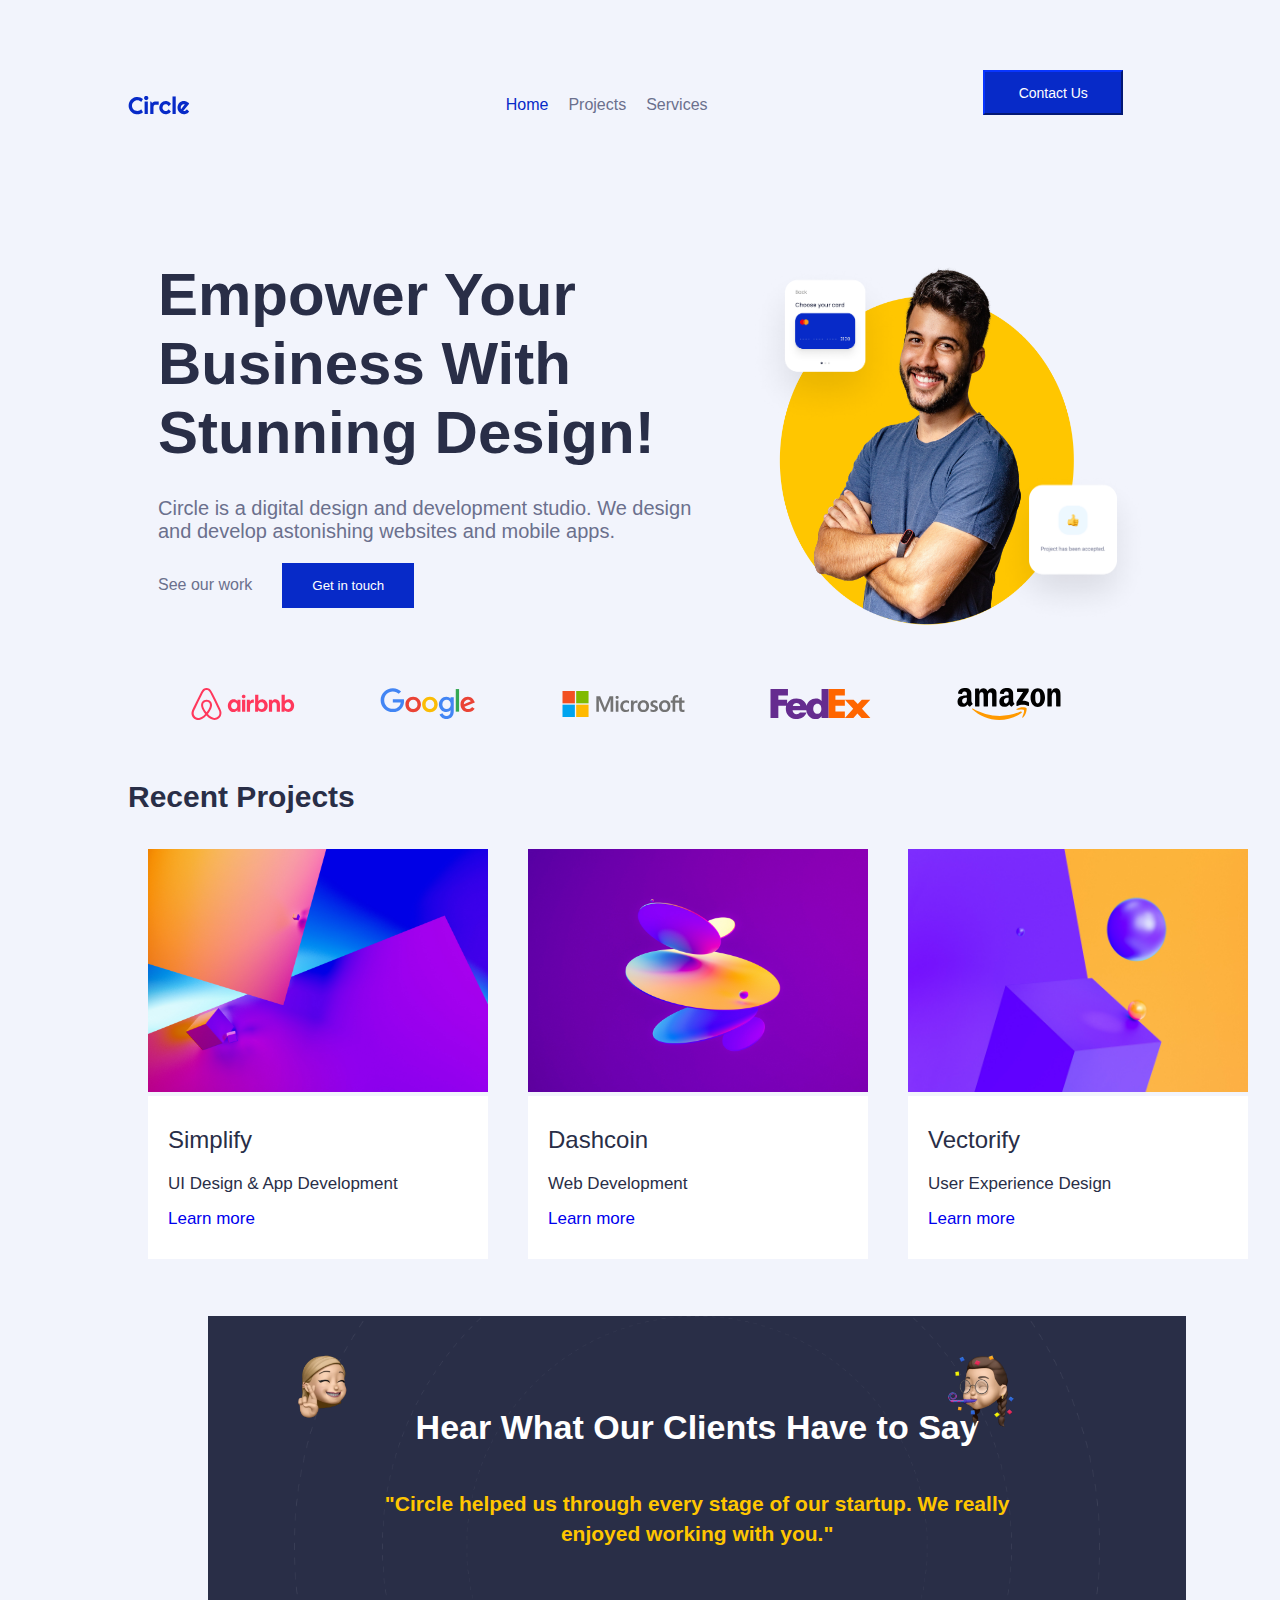
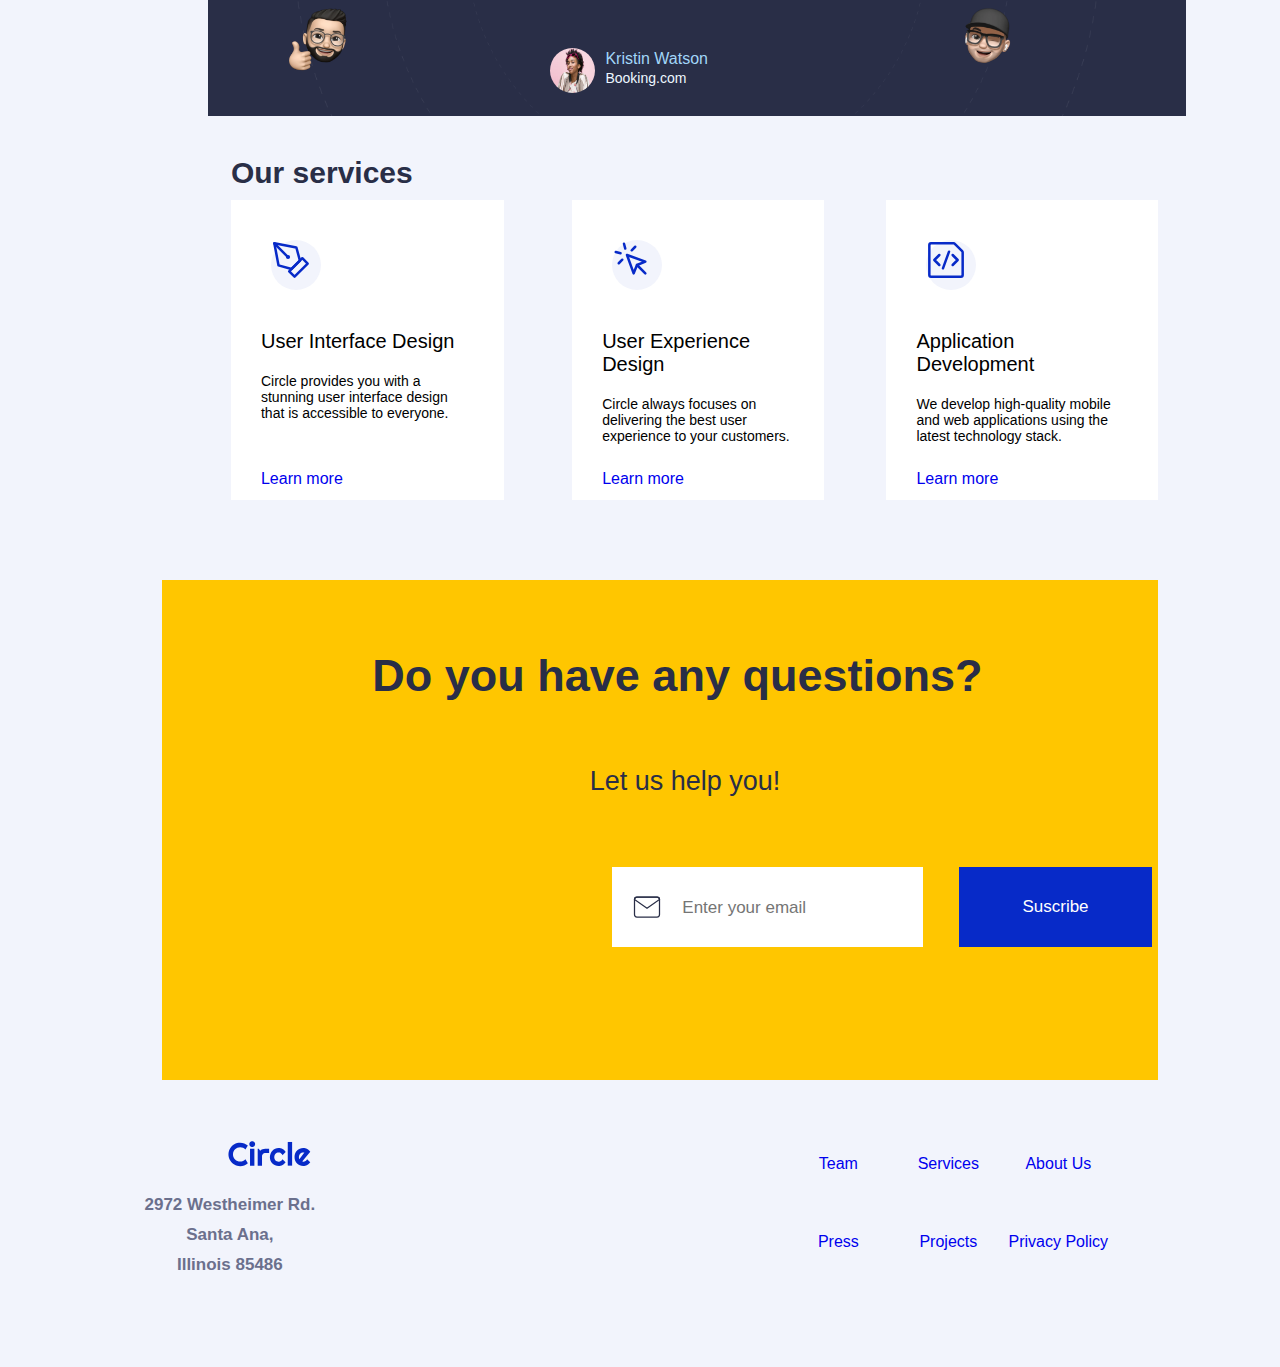
<file: index.html>
<!DOCTYPE html>
<html lang="en">
  <head>
    <meta charset="UTF-8" />
    <meta http-equiv="X-UA-Compatible" content="IE=edge" />
    <meta name="viewport" content="width=device-width, initial-scale=1.0" />
    <title>Document</title>
    <link rel="stylesheet" href="style.css" />
  </head>

  <body>

    <!-- codigo comentado -->
    <header id="header" class="container">
      <a href="#"><img src="/logos/circle.svg" class="logo-circle1" alt="Isologo de Circle"/></a>

      <div class="icono-menu icono-menu-background open-menu">
        <img src="/logos/icono-menu.svg" id="icono-menu" alt="Imagen de un menú"/>
      </div>

      
      <div class="cont-menu close-menu" id="menu">
        <ul>
          <li>
            <a id="home-button" href="http://127.0.0.1:5500/index.html">Home</a>
          </li>
          <li><a class="header-proyects-link" href="#">Projects</a></li>
          <li><a class="header-proyects-link" href="#">Services</a></li>
        </ul>


      </div>
      
      <ul id="buttons-header">
        <li>
          <a id="home-button" href="http://127.0.0.1:5500/index.html">Home</a>
        </li>
        <li><a class="header-proyects-link" href="#">Projects</a></li>
        <li><a class="header-proyects-link" href="#">Services</a></li>
      </ul>
    
      <button class="contact-us-buttonA">
        <a class="contact-us-buttonB" href="http://127.0.0.1:5500/contacus.html"
          >Contact Us</a
        >
      </button>
    </header>

    <main id="main-container" class="container">
      <div class="hero-container">
        <div class="hero-text">
          <h1>Empower Your Business With Stunning Design!</h1>
          <p class="text-hero-description">
            Circle is a digital design and development studio. We design and
            develop astonishing websites and mobile apps.
          </p>
          <div class="hero-buttons">
            <button class="button-get-in-touch">Get in touch</button>
            <a
              href="#"
              class="button-see-our-work"
              style="text-decoration: none"
              >See our work</a
            >
          </div>
        </div>

        <div id="photo">
          <img id="image-hero" src="/hero-section/hero-image.png" alt="Imagen de un joven sonriendo"/>
          <img id="image-card1" src="/hero-section/card-1.png" alt="Imagen de una tarjeta de crédito"/>
          <img id="image-card2" src="/hero-section/card-2.png" alt="Imagen de un dedo pulga con actitud positiva"/>
        </div>
      </div>
    </main>

    <article id="Logos" class="container">
      <div class="container-logos">
        <img src="/logos/airbnb-logo.svg" alt="Isologo de Airbnb"/>
        <img src="logos/google-logo.svg" alt="Isologo de Google"/>
        <img src="logos/microsoft-logo.svg" alt="Isologo de Microsoft"/>
        <img src="logos/fedex-logo.svg" alt="Isologo de Fedex"/>
        <img src="logos/amazon-logo.svg" id="logo-amazon" alt="Isologo de Amazon" />
      </div>
    </article>

    <div id="recent-projects-container" class="container">
      <div class="recent-projects-container">
        <h2 class="project-heading">Recent Projects</h2>
        <div class="collection-list-wrapper">
          <div class="collection-list">
            <div class="project-card">
              <div class="project-image">
                <img
                  class="projects-section-picture1"
                  src="projects-section/1.jpg" alt="Imagen de fantasía"
                />
              </div>
              <div class="project-text-content">
                <div class="project-title">Simplify</div>
                <div class="project-description">
                  UI Design & App Development
                </div>
                <a
                  href="http://127.0.0.1:5500/hojaproyectos.html"
                  target="_blank"
                  class="link-to-project"
                  >Learn more</a
                >
              </div>
            </div>
            <div class="project-card">
              <div class="project-image">
                <img
                  class="projects-section-picture2"
                  src="projects-section/2.jpg" alt="Imagen de fantasía"
                />
              </div>
              <div class="project-text-content">
                <div class="project-title">Dashcoin</div>
                <div class="project-description">Web Development</div>
                <a href="#" class="link-to-project">Learn more</a>
              </div>
            </div>
            <div class="project-card">
              <div class="project-image">
                <img
                  class="projects-section-picture3"
                  src="projects-section/3.jpg" alt="Imagen de fantasía"
                />
              </div>
              <div class="project-text-content">
                <div class="project-title">Vectorify</div>
                <div class="project-description">User Experience Design</div>
                <a href="#" class="link-to-project">Learn more</a>
              </div>
            </div>
          </div>
        </div>
      </div>
    </div>

    <article class="testimonials-container">
      <div class="our-clients-container">
        <div class="testimonial-title-and-text">
          <h2 class="our-clients-title">Hear What Our Clients Have to Say</h2>
          <h3>
            "Circle helped us through every stage of our startup. We really
            enjoyed working with you."
          </h3>
        </div>
        <img
          class="testimony-image-1"
          src="/testimonial-section/memoji-1.png" alt="Rostro dibujado de una chica sonriendo"
        />
        <img
          class="testimony-image-4"
          src="/testimonial-section/memoji-2.png" alt="Rostro dibujado de una chico sonriendo"
        />
        <img
          class="testimony-image-3"
          src="/testimonial-section/memoji-3.png" alt="Rostro dibujado de una chica feliz festejando"
        />
        <img
          class="testimony-image-2"
          src="/testimonial-section/memoji-4.png" alt="Rostro dibujado de una chico sonriendo y guiñando un ojo"
        />
        <div class="profile-image-and-info">
          <img class="profile-image" src="/testimonial-section/profile.png" alt="foto de una chica relajada sonriendo"/>
          <div class="profile-info">
            <p class="profile-name">Kristin Watson</p>
            <p class="profile-company">Booking.com</p>
          </div>
        </div>
      </div>
    </article>

    <div class="general-container-service">
      <h2 class="our-service-title">Our services</h2>
      <div class="Three-service-cards">
        <div class="service-card">
          <div class="service-icon-1-container">
            <div class="service-icon-1">
              <img src="/services-section/icons/1.svg" alt="Icono de la punta de una pluma para escribir"/>
            </div>
          </div>
          <div class="container-service-text-1">
            <div class="service-title-1">User Interface Design</div>
            <div class="service-content-1">
              Circle provides you with a stunning user interface design that is
              accessible to everyone.
            </div>
          </div>
          <div class="Learn-more-container">
            <a href="#" class="learn-more-text">Learn more</a>
          </div>
        </div>

        <div class="service-card">
          <div class="service-icon-1-container">
            <div class="service-icon-1">
              <img src="/services-section/icons/2.svg" alt="Icono de una flecha alcanzando un objetivo" />
            </div>
          </div>
          <div class="container-service-text-1">
            <div class="service-title-1">User Experience Design</div>
            <div class="service-content-1">
              Circle always focuses on delivering the best user experience to
              your customers.
            </div>
          </div>
          <div class="Learn-more-container">
            <a href="#" class="learn-more-text">Learn more</a>
          </div>
        </div>

        <div class="service-card">
          <div class="service-icon-1-container">
            <div class="service-icon-1">
              <img src="/services-section/icons/3.svg" alt="Icono de un código de programación"/>
            </div>
          </div>
          <div class="container-service-text-1">
            <div class="service-title-1">Application Development</div>
            <div class="service-content-1">
              We develop high-quality mobile and web applications using the
              latest technology stack.
            </div>
          </div>
          <div class="Learn-more-container">
            <a href="#" class="learn-more-text">Learn more</a>
          </div>
        </div>
      </div>
    </div>

    <article class="questions-container">
      <div class="questions-area">
        <h2 class="questions-help-titule">Do you have any questions?</h2>
        <p class="questions-help-subtitule">Let us help you!</p>

        <div class="questions-buttons-sector">
          <div class="envelop-email-container">
            <div class="envelope-image"></div>
            <form action="send-email">
              <input
                type="email"
                class="email-envelope"
                placeholder="Enter your email"
              />
            </form>
          </div>
          <button
            onclick="validateSubscription()"
            class="suscribe-button"
            type="submit"
          >
            Suscribe
          </button>
        </div>
      </div>
    </article>

    <footer class="container">
      <div class="section-footer">
        <div class="footers-content">
          <img src="logos/circle.svg" class="logo-circle2" alt="Isologo de Circle"/>
          <div class="footer-texts">
            <h3 class="footer-text1">2972 Westheimer Rd. Santa Ana,</h3>
            <h3 class="footer-text2">Illinois 85486</h3>
          </div>
        </div>

        <div class="footers-links">
          <a href="#" class="footer-link-text">Team</a>
          <a href="#" class="footer-link-text">Services</a>
          <a href="#" class="footer-link-text">About Us</a>
          <a href="#" class="footer-link-text">Press</a>
          <a href="#" class="footer-link-text">Projects</a>
          <a href="#" class="footer-link-text">Privacy Policy</a>
        </div>
      </div>
    </footer>

    <script src="index.js"></script>
  </body>
</html>
</file>
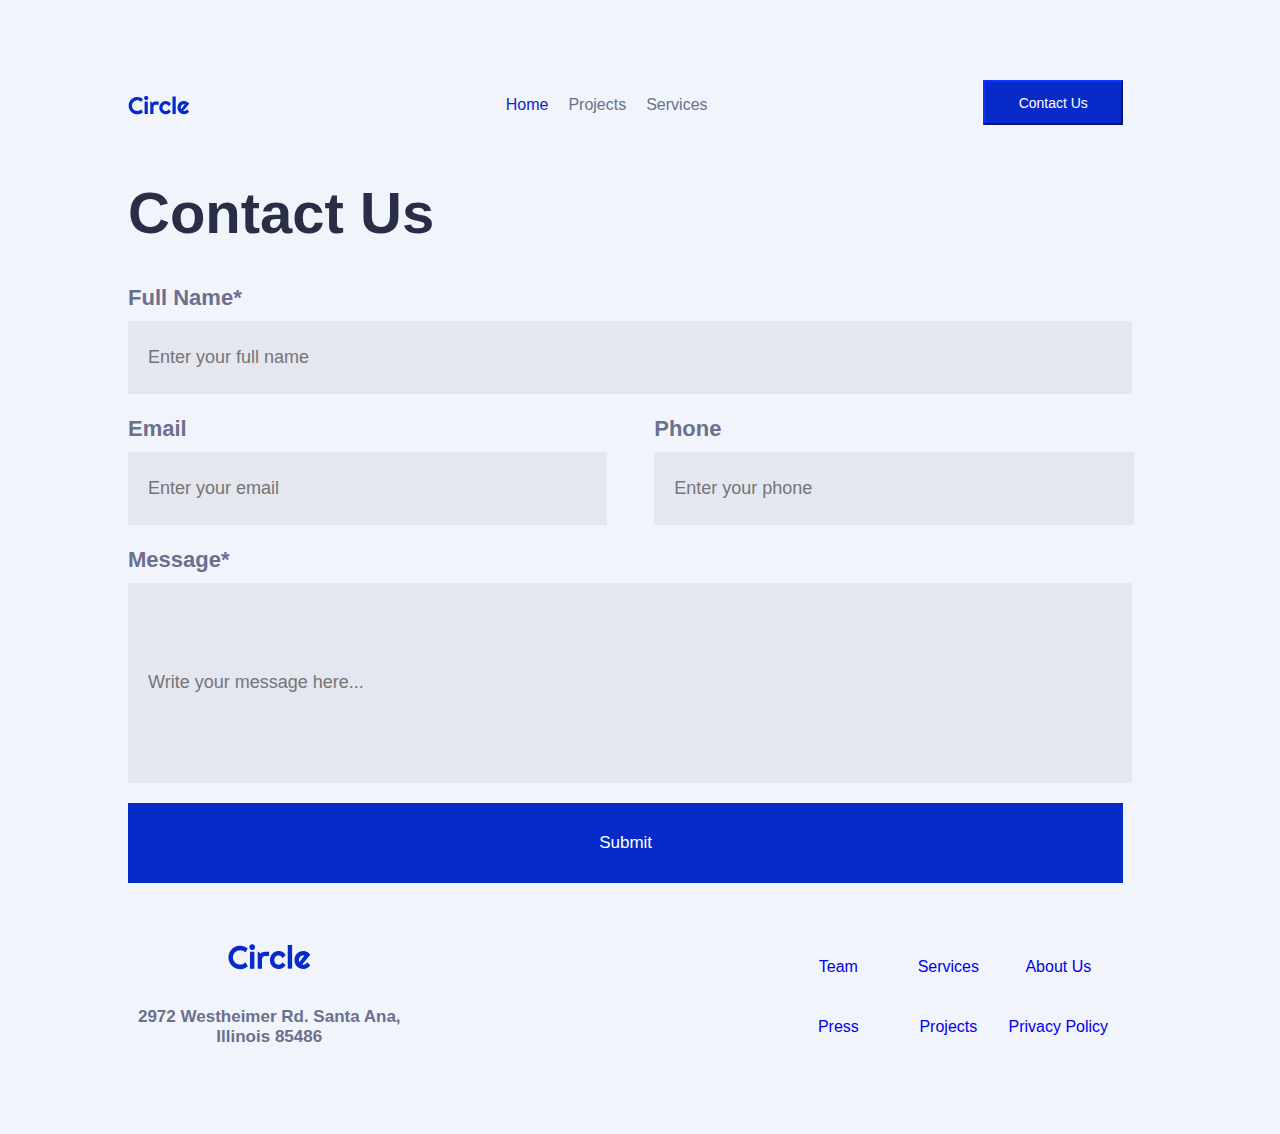
<file: contacus.html>
<!DOCTYPE html>
<html lang="en">
  <head>
    <meta charset="UTF-8" />
    <meta http-equiv="X-UA-Compatible" content="IE=edge" />
    <meta name="viewport" content="width=device-width, initial-scale=1.0" />
    <link rel="stylesheet" href="contactus.css" />
    <title>Document</title>
  </head>

  <body>
    <header id="header" class="container">
      <a href="#"><img src="/logos/circle.svg" class="logo-circle1" alt="Isologo de Circle"/></a>

      <ul id="buttons-header">
        <li>
          <a id="home-button" href="http://127.0.0.1:5500/index.html">Home</a>
        </li>
        <li><a class="header-proyects-link" href="#">Projects</a></li>
        <li><a class="header-proyects-link" href="#">Services</a></li>
      </ul>
      <button class="contact-us-buttonA">
        <a class="contact-us-buttonB" href="#">Contact Us</a>
      </button>
    </header>

    <div class="contact-us-section">
      <div class="contact-us-container">
        <h1 class="contact-us-title">Contact Us</h1>
        <div class="total-information-form-container">
          <div class="full-name-container">
            <h3 class="text">Full Name*</h3>
            <input
              class="email-sector"
              type="text"
              placeholder="Enter your full name"
            />
          </div>
          <div class="email-and-phone-container">
            <div class="Email-container">
              <h3 class="text">Email</h3>
              <input
                id="email"
                class="email-sector"
                type="text"
                placeholder="Enter your email"
              />
            </div>
            <div class="Phone-container">
              <h3 class="text">Phone</h3>
              <input
                class="phone-sector"
                type="text"
                placeholder="Enter your phone"
              />
            </div>
          </div>
          <div class="Message-container">
            <h3 class="text">Message*</h3>
            <div class="writing-message-container">
              <input
                class="message-sector"
                type="text"
                placeholder="Write your message here..."
              />
            </div>
          </div>
          <button onclick="validateForm()" class="submite-button">
            Submit
          </button>
        </div>
      </div>
    </div>

    <footer class="container">
      <div class="section-footer">
        <div class="footers-content">
          <img src="/logos/circle.svg" class="logo-circle2" alt="Isologo de Circle"/>
          <div class="footer-texts">
            <h3 class="footer-text1">2972 Westheimer Rd. Santa Ana,</h3>
            <h3 class="footer-text2">Illinois 85486</h3>
          </div>
        </div>

        <div class="footers-links">
          <a href="#" class="footer-link-text">Team</a>
          <a href="#" class="footer-link-text">Services</a>
          <a href="#" class="footer-link-text">About Us</a>
          <a href="#" class="footer-link-text">Press</a>
          <a href="#" class="footer-link-text">Projects</a>
          <a href="#" class="footer-link-text">Privacy Policy</a>
        </div>
      </div>
    </footer>

    <script src="contactus.js"></script>
  </body>
</html>
</file>
<file: style.css>
body {
    background-color: #f2f4fc;
    font-family: sans-serif;
    margin-left: 10%;
}

h2{
    color: #292e47;
}

.container {
    max-width: 87%;
    
}

/*
.container2 {
    max-width: 92%;
    margin: 0 auto;

}
*/

.logo-circle1{
    padding-top: 40%;
}

ul {
    list-style: none;
}

#header { 
    margin-top: 70px;
    display: flex;
    justify-content: space-between;
}

.header-proyects-link{
    text-decoration: none;
    color: #6b708D;
}


.icono-menu{
    display: block;
    margin: 10px 20x;
    position: relative;
    padding-top:11px;
    padding-left:11px;
    padding-right:11px ;
    padding-bottom: 0px;
   }


/* lo de abajo es un atributo para el js*/
.cont-menu{
    margin-top: 135px;
    background-color: #c0c0c0;
    box-shadow: 2px 0px 5px 2px rgb (66, 66, 66);
    width: 97%;
    height: 200px;
    position: fixed;
    left: 0;
    top: 0;
    transition: 0.5s top;
    top: -100%; 
    }
.icono-menu.is-active {
    background-color: #c0c0c0;
}

.cont-menu.is-active{
    top: 0;
}


.cont-menu ul{
    /* padding: 100px 0px 20px 0px; */

}

.cont-menu ul li{
    line-height: 50px;
    font-size: 20px;

}

#buttons-header {
    display: flex;
    justify-content: space-between;
    display: none;
    }

li {
    margin: 10px;
    color: #292e47;
}

#home-button{
    color: #072AC8;
    text-decoration: none;
}

.contact-us-buttonA{
    background-color: #072AC8;
    border-color: #072AC8;
    padding: 0px 15px;
    height: 45px;
    width: 140px;
   display:none;
}

.contact-us-buttonB{
    padding: 0px 15px;
    background-color: #072AC8;
    color: white;
    font-size: 14px;
    text-decoration: none;
}


#main-container {
    padding: 0 30px;
}

h1 {
    text-align: center;
    color: #292e47;
    
}
/*
.hero-text {
    display: flex;
    flex-direction: column;
}
*/
.button-get-in-touch{
    padding: 15px 30px;
    margin-bottom: 20px;
    background-color: #072AC8;
    color: white;
    border: 0;

}

.button-see-our-work{
    color: #6b708d;
}


.text-hero-description {
    text-align: center;
    color: #6b708d;
  }

  .hero-buttons{
    display: flex;
    flex-direction: column;
    justify-content:flex-start ;
    align-items: center;
  }

.hero-container{
    display: flex;
    flex-direction: column;
}

#photo {
    display: flex;
    position: relative;
    justify-content: space-around;
    margin-top: 20px;
}


#image-hero {
    width: 65%;
    align-items: center;
}

#image-card1 {
    width: 65px;
    position: absolute;
    left: 0;
    display: none;
}

#image-card2 {
    width: 65px;
    position: absolute;
    right: 0;
    bottom: 0;
    display: none;
}

















.container-logos{
    display: flex;
    flex-wrap: wrap;
    margin: 30px 10px;
    }
    

.container-logos img{
    margin: 30px 20px;
}

#logo-amazon{
    display: none;
}


.collection-list{
    display: grid;
    grid-template-columns: auto;
    

}

.project-card{
    justify-content: center;
    margin: 10px 20px;
    
}



#recent-projects-container{
    margin-top: 0px;
    margin-lef: 30px;
   
}

.recent-projects-container{
    margin: 30px 0px;
}

.project-heading{
    text-align: center;
    color:#292e47;
    font-size: 30px;
}



.project-image{
    justify-content: center;
}
.projects-section-picture1{
   width: 100%;
   height: 243px;
}

.projects-section-picture2{
    width: 100%;
    height: 243px;
}

.projects-section-picture3{
    width: 100%;
    height: 243px;
    }

.project-text-content {
    background-color: white;
    margin-bottom: 5%;
    padding-bottom: 30px;
}

.project-title{
    color:#292e47;
    font-size: 24px;
    margin: 0px 15px 5px 20px;
    padding-top: 30px;
    
}

.project-description{
    color: #292e47;
    font-size: 17px;
    margin: 0px 30px 15px 20px;
    padding-top: 15px;
}

.link-to-project {
    text-decoration: none;
    font-size: 17px;
    margin: 0px 30px 20px 20px;
    padding-top: 15px;
    }

.section-footer{
    margin-top: 60px;      
}

.logo-circle2{
    height: 27px;
    margin-bottom: 20px;
}

.testimonials-container{
width: 90%;
margin-left: 7%;
}

.our-clients-container{
    background-image:url(/testimonial-section/orbit.png) ;
    background-size: cover;
    width: 95%;
    height: 400px;
    background-color: #292e47;
    margin-bottom: 30px;
    position: relative;
    }

.testimonial-title-and-text{
    display: flex;
    flex-direction: column;
    align-items: center;
}



.our-clients-title{
    color: white;
    width: 80%;
    text-align: center;
    margin-top: 15%;
    line-height: 37px;
}

h3{
    color: #ffc600;
    font-size: 20px;
    width: 80%;
    text-align: center;
    margin-top: 10%;
    line-height: 30px;
}

.profile-image-and-info{
    display: flex;
    align-items: center;
    position: absolute;
    left: 28%;
    top:83%;
}

.profile-image{
    width: 45px;
    height: 45px;
    border-radius: 50%;
}

.profile-info{
    display: flex;
    flex-direction: column;
    margin-left: 10px;
    
}

.profile-name{
    color: #a2d6f9;
    width: 103px;
    height: 20px;
    margin-top: 0px;
    margin-bottom: 0px;
}
.profile-company{
    color: #ecf7ff;
    margin-top: 0px;
    margin-bottom: 0px;
    height: 20px;
    width: 100px;
    font-size: 14px;
}

.testimony-image-1{
    display: none;
}

.testimony-image-2{
    display: none;
}

.testimony-image-3{
    display: none;
}

.testimony-image-4{
    display: none;
}






.Three-service-cards{
    display: flex;
   flex-direction: column;
}

.service-card{
    margin-bottom: 20px;
}

.general-container-service{
    margin-top: 40px;
}

.our-service-title {
    text-align: center;
    margin-top: 20px;
    margin-bottom: 10px;
}

.service-icon-1-container{
    background-color: white;
    height: 100px;
    width: 70%;
    position: relative;
   }

.service-icon-1{
    background-color: #f2f4fc;
    background-position: 50% 50%;
    width: 50px;
    height: 50px;
    margin-top: 40px;
    margin-left: 40px;
    border-radius: 50%;
    box-sizing: border-box;
    position: absolute;
}

.container-service-text-1{
    background-color: white;
    padding-top: 30px;
    padding-bottom: 20px ;
    height: 100px;
    width: 70%;
}

.service-content-1{
    margin-left: 30px;
    margin-right: 30px;
    font-size: 14px;
}

.service-title-1{
    font-size: 20px;
    background-color: white;
    margin-top: 0px;
    margin-right: 30px;
    margin-bottom: 20px;
    margin-left: 30px;
}

.Learn-more-container{
    background-color: white;
    display: flex;
    height: 50px;
    width: 70%;
   
}

.learn-more-text{
    background-color: white;
    text-decoration: none;
    margin-top: 20px;
    margin-right: 30px;
    margin-left: 30px;
}










.questions-container{
    background-color: #ffc600;
    height: 450px;
    margin-top: 60px;
    width: 85%;
    margin-left: 7%;
       
    }

.questions-area{
    display: flex;
    flex-direction: column;
}


.questions-help-titule{
    color: #292e47;
    margin-top: 50px;
    text-align: center;
    
}

.questions-help-subtitule{
    color: #292e47;
    font-size: 17px;
    justify-content:center ;
    justify-items: center;
    margin-bottom: 50px;
    margin-left: 10px;
    text-align: center;
}


.questions-buttons-sector{
    display: flex;
    flex-direction: column;
    align-items: center;
    }

.envelop-email-container{
    height: 80px;
    width: 246px;
    background-color: white;
    position: relative;
}

.envelope-image{
    background-image: url(/newsletter/icon/mail.svg);
    background-repeat: no-repeat;
    height: 30px;
    width: 30px;
    position: absolute;
    left: 20px;
    top: 25px;
}

.email-envelope{
    font-size: 17px;
    padding-left: 0px;
    border: 0px;
    position: absolute;
    left: 70px;
    top: 30px;
    width: 150px;
    

}


.suscribe-button{
    background-color: #072AC8;
    color: white;
    text-decoration: none;
    height: 80px;
    width: 246px;
    font-size: 17px;
    margin-top: 20px;
    border: 0px;

}


.footer-texts{
    display: flex;
    flex-direction: column;

}
.footer-text1{
    color: #6b708D;
    font-size: 17px;
    text-align: center;  
    margin-bottom: 0px;
}

.footer-text2{
    color: #6b708D;
    font-size: 17px;
    text-align: center;  
    margin-top: 0px;
}

.footers-content{
    display: flex;
    flex-direction: column;
}

.footers-links{
    display: grid;
    grid-template-columns: auto auto auto;
    grid-column-end: auto;

}

.footer-link-text{
    text-decoration: none;
    margin: 15px 5px;
    display: flex;
    justify-content: center;
    width: 100px;
    }


@media (min-width: 600px ) {


    .icono-menu{
        display: none;
    }



    .cont-menu{
        display: none;
        margin-top: 135px;
        background-color: #c0c0c0;
        box-shadow: 2px 0px 5px 2px rgb (66, 66, 66);
        width: 97%;
        height: 160px;
        position: absolute;
        top: 0;
        left: 0;
        transition: all .5s ease;
    }
    
    .cont-menu ul{
        /* padding: 100px 0px 20px 0px; */
    
    }

    .contact-us-buttonA{
        background-color: #072AC8;
        border-color: #072AC8;
        padding: 0px 15px;
        height: 45px;
        width: 140px;
        display: block;
    }

    #buttons-header {
        display: flex;
        justify-content: space-between;
        }


    #main-container {
        padding: 0 30px;
        margin-top: 100px;
        }

    h1 {
        text-align:left;
        font-size: 40px;
        color: #292e47;
        margin-top: 20px;
        margin-bottom: 30px;
        font-weight: bold;
    }


    #main-container {
        padding: 0 30px;
        margin-top: 100px;
        }


    .text-hero-description {
        text-align: left;
        color: #6b708d;
        font-size: 20px;
    }
    .hero-container{
        display: flex;
        flex-direction: row;
        }

    #photo {
        display: flex;
        position: relative;
        justify-content: space-around;
        }

    #image-card1 {
        width: 160px;
        position: absolute;
        left: 0;
        display: block;
        }
    
    #image-card2 {
        width: 160px;
        position: absolute;
        right: 0;
        bottom: 0;
        display: block;
            }

     .hero-buttons{
        display: flex;
        flex-direction: row-reverse;
        justify-content:flex-end ;
        align-items: baseline;
        }

    .button-get-in-touch{
        margin-left: 30px;
        }


    .container-logos{
        display: flex;
        flex-wrap: wrap;
        margin: 30px 20px;
        justify-content: space-around;
        }

    #logo-amazon{
        display: block;
    }

    .project-heading{
        text-align: left;
        color:#292e47;
        font-size: 30px;
    }


    .our-clients-container{
        background-image:url(/testimonial-section/orbit.png) ;
        background-size: cover;
        width: 95%;
        height: 400px;
        background-color: #292e47;
        margin-bottom: 30px;
        position: relative;
        }
    
    .testimonial-title-and-text{
        display: flex;
        flex-direction: column;
        align-items: center;
    }
    
    
    
    .our-clients-title{
        color: white;
        width: 80%;
        text-align: center;
        margin-top: 12%;
        line-height: 47px;
        font-size: 34px;
    }
    
    h3{
        color: #ffc600;
        font-size: 21px;
        width: 80%;
        text-align: center;
        margin-top: 1%;
        line-height: 30px;
    }
    
    .profile-image-and-info{
        display: flex;
        align-items: center;
        position: absolute;
        left: 35%;
        top:83%;
    }
    
   

    .section-footer{
        margin-top: 60px;
        display: flex;
        justify-content: space-between;
        margin-bottom: 50px;
    }

}


@media (min-width: 760px ) {

.collection-list{
    display: grid;
    grid-template-columns: auto auto;
    padding-left: 0%;
    }

.project-card{
    justify-content: center;
    margin: 10px 20px;
    }


    
    .our-clients-title{
        color: white;
        width: 60%;
        text-align: center;
        margin-top: 9%;
        line-height: 47px;
        font-size: 34px;
    }
    
    h3{
        color: #ffc600;
        font-size: 21px;
        width: 70%;
        text-align: center;
        margin-top: 1%;
        line-height: 30px;
    }
    
    .profile-image-and-info{
        display: flex;
        align-items: center;
        position: absolute;
        left: 35%;
        top:83%;
    }
    
    

    .testimony-image-1{
        position: absolute;
        left: 7%;
        top: 7%;
        display: block;
        height: 85px;
        width: 85px;

    }

    .testimony-image-2{
        position: absolute;
        left: 75%;
        top:7%;
        display: block;
        height: 85px;
        width: 85px;
        
    }

    .testimony-image-3{
        position: absolute;
        left: 7%;
        top:70%;
        display: block;
        height: 85px;
        width: 85px;
        
    }

    .testimony-image-4{
        position: absolute;
        left: 75%;
        top:70%;
        display: block;
        height: 85px;
        width: 85px;
       
    }


    .Three-service-cards{
        display: flex;
       flex-direction: row;
       width: 87%;
       margin-left: 9%;
        }

        .service-card{
            margin-bottom: 20px;
           
        }
        
        .general-container-service{
            margin-top: 40px;
        }
        
        .our-service-title {
            text-align: left;
            margin-top: 20px;
            margin-bottom: 10px;
            font-size: 30px;
            margin-left: 9%;
        }
        
        .service-icon-1-container{
            background-color: white;
            height: 100px;
            width: 80%;
            position: relative;
           }
        
        .service-icon-1{
            background-color: #f2f4fc;
            background-position: 50% 50%;
            width: 50px;
            height: 50px;
            margin-top: 40px;
            margin-left: 40px;
            border-radius: 50%;
            box-sizing: border-box;
            position: absolute;
        }
        
        .container-service-text-1{
            background-color:white;
            padding-top: 30px;
            padding-bottom: 20px ;
            height: 100px;
            width: 80%;
        }
        
        .service-content-1{
            margin-left: 30px;
            margin-right: 30px;
            font-size: 14px;
        }
        
        .service-title-1{
            font-size: 20px;
            background-color: white;
            margin-top: 0px;
            margin-right: 30px;
            margin-bottom: 20px;
            margin-left: 30px;
        }
        
        .Learn-more-container{
            background-color: white;
            display: flex;
            height: 50px;
            width: 80%;
           
        }
        
        .learn-more-text{
            background-color: white;
            text-decoration: none;
            margin-top: 20px;
            margin-right: 30px;
            margin-left: 30px;
        }





.questions-container{
    background-color: #ffc600;
    height: 450px;
    width: 87%;
    margin-top: 60px;
    margin-left: 3%;
    margin-right: 5%;
       
    }

.questions-area{
    display: flex;
    flex-direction: column;
}


.questions-help-titule{
    color: #292e47;
    margin-top: 50px;
    
}

.questions-help-subtitule{
    color: #292e47;
    font-size: 17px;
    justify-content:center ;
    justify-items: center;
    margin-bottom: 50px;
    margin-left: 50px;
}





.questions-buttons-sector{
    display: flex;
    flex-direction: row;
    align-items: center;
    }

.envelop-email-container{
    height: 80px;
    width: 246px;
    background-color: white;
    position: relative;
    margin-left: 25%;
    margin-right: 5%;
}

.envelope-image{
    background-image: url(/newsletter/icon/mail.svg);
    background-repeat: no-repeat;
    height: 30px;
    width: 30px;
    position: absolute;
    left: 20px;
    top: 25px;
}

.email-envelope{
    font-size: 17px;
    padding-left: 0px;
    border: 0px;
    position: absolute;
    left: 70px;
    top: 30px;
    width: 150px;
    

}


.suscribe-button{
    background-color: #072AC8;
    color: white;
    text-decoration: none;
    height: 80px;
    width: 246px;
    font-size: 17px;
    margin-top: 20px;
    border: 0px;
    margin-bottom: 20px;

}




}
@media (min-width: 900px ) {

    .contact-us-buttonA{
        background-color: #072AC8;
        border-color: #072AC8;
        padding: 0px 15px;
        height: 45px;
        width: 140px;
        display: block;
    }


    .questions-help-titule{
        color: #292e47;
        margin-top: 70px;
        margin-left: 3.5%;
        font-size: 45px;
        text-align: center;
        }
     
        .questions-help-subtitule{
            color: #292e47;
            font-size: 27px;
            justify-content:center ;
            justify-items: center;
            margin-bottom: 50px;
            margin-left: 50px;
            text-align: center;
        }

        .section-footer{
        
            margin-top: 60px;
            display: flex;
            justify-content: space-between;
            margin-bottom: 70px;
            margin-left: 1%;
            margin-right: 1%;
        }


}

/*


.questions-container{
    background-color: #ffc600;
    height: 450px;
    width: 97%;
    margin-top: 60px;
       
    }

.questions-area{
    display: flex;
    flex-direction: column;
}


.questions-help-titule{
    color: #292e47;
    margin-top: 50px;
    
}

.questions-help-subtitule{
    color: #292e47;
    font-size: 17px;
    justify-content:center ;
    justify-items: center;
    margin-bottom: 50px;
    margin-left: 50px;
}



.questions-buttons-sector{
    display: flex;
    flex-direction: row;
    align-items: center;
    }

.envelop-email-container{
    height: 80px;
    width: 350px;
    background-color: white;
    position: relative;
    margin-left: 25%;
    margin-right: 5%;
}

.envelope-image{
    background-image: url(/newsletter/icon/mail.svg);
    background-repeat: no-repeat;
    height: 30px;
    width: 30px;
    position: absolute;
    left: 20px;
    top: 25px;
}

.email-envelope{
    font-size: 17px;
    padding-left: 0px;
    border: 0px;
    position: absolute;
    left: 70px;
    top: 30px;
    width: 150px;
    

}

*/




@media (min-width: 950px ) {

    
    h1 {
        text-align:left;
        font-size: 60px;
        color: #292e47;
        margin-top: 20px;
        margin-bottom: 30px;
        font-weight: bold;
    }

    #image-card1 {
        width: 160px;
        position: absolute;
        left: 10%;
        display: block;
        }
    
    #image-card2 {
        width: 160px;
        position: absolute;
        right: 0;
        bottom: 0;
        display: block;
            }




}

@media (min-width: 950px ) {


    h1 {
        text-align:left;
        font-size: 60px;
        color: #292e47;
        margin-top: 20px;
        margin-bottom: 30px;
        font-weight: bold;
    }

    
    #image-card2 {
        width: 160px;
        position: absolute;
        right: 0;
        bottom: 0;
        display: block;
            }





    .collection-list{
        display: grid;
        grid-template-columns: auto auto auto;
        }
    
    .project-card{
        justify-content: center;
        margin: 10px 20px;
        
    }
    

    .projects-section-picture1{
        /* width: 351px;
         height:243px ;*/
         width: 340px;
         height: 243px;
     }
     
     .projects-section-picture2{
         /* 
         width: 351px;
         height: 243px;
             */
             width: 340px;
             height: 243px;
     }
     
     .projects-section-picture3{
         /* 
         width: 351px;
         height: 243px;
             */
             width: 340px;
             height: 243px;
         }

         .questions-container{
            background-color: #ffc600;
            height: 500px;
            width: 87%;
            margin-top: 60px;
            margin-left: 3%;
            margin-right: 5%;
               
            }
    
    
            .questions-buttons-sector{
                display: flex;
                flex-direction: row;
                align-items: center;
                justify-content: center;
                margin-left: 270px; 
                margin-right: 132px;
                width: 720px;
                }
            
            .envelop-email-container{
                height: 80px;
                width: 400px;
                background-color: white;
                position: relative;
                margin-left: 25%;
                margin-right: 5%;
            }

}


@media (min-width: 1330px ) {

    
.our-clients-container{
    background-image:url(/testimonial-section/orbit.png) ;
    background-size: cover;
    width: 97%;
    height: 530px;
    background-color: #292e47;
    margin-bottom: 30px;
    position: relative;
    margin-left: 25px;
    margin-right: 0px;
    }

.testimonial-title-and-text{
    display: flex;
    flex-direction: column;
    align-items: center;
}

.our-clients-title{
    color: white;
    width: 60%;
    text-align: center;
    margin-top: 9%;
    line-height: 47px;
    font-size: 34px;
}

h3{
    color: #ffc600;
    font-size: 21px;
    width: 50%;
    text-align: center;
    margin-top: 5%;
    line-height: 30px;
}

.profile-image-and-info{
    display: flex;
    align-items: center;
    position: absolute;
    left: 45%;
    top:80%;
}


.testimonials-container{
    width: 87%;
    margin-left: 2%;
    margin-right: 5%;
    }

.testimony-image-1{
    position: absolute;
    left: 7%;
    top: 7%;
    display: block;
    height: 150px;
    width: 150px;

}

.testimony-image-2{
    position: absolute;
    left: 82%;
    top:7%;
    display: block;
    height: 150px;
    width: 150px;
    
}

.testimony-image-3{
    position: absolute;
    left: 7%;
    top:65%;
    display: block;
    height: 150px;
    width: 150px;
    
}

.testimony-image-4{
    position: absolute;
    left: 82%;
    top:65%;
    display: block;
    height: 150px;
    width: 150px;
 
}
}
</file>
<file: contactus.css>
body {
    background-color: #f2f4fc;
    font-family: sans-serif;
    margin-left: 10%;
}

.container {
    max-width: 87%;
    
}

h1{
    color: #292e47;
}

h3{
    color: #6b708D;
}

.logo-circle1{
    padding-top: 40%;
}

ul {
    list-style: none;
}

#header { 
    margin-top: 70px;
    display: flex;
    justify-content: space-between;
    width: 87%;
    margin-left: 0%;
    margin-right: 1%;
}

.header-proyects-link{
    text-decoration: none;
    color: #6b708D;
}

#buttons-header {
    display: flex;
    justify-content: space-between;
    display: none;
    }

li {
    margin: 10px;
    color: #292e47;
}

#home-button{
    color: #072AC8;
    text-decoration: none;
}

.contact-us-buttonA{
    background-color: #072AC8;
    border-color: #072AC8;
    padding: 0px 15px;
    height: 45px;
    width: 140px;
   display:block;
   margin-top:10px;
}

.contact-us-buttonB{
    padding: 0px 15px;
    background-color: #072AC8;
    color: white;
    font-size: 14px;
    text-decoration: none;
}


.contact-us-title{
    color: #292e47;
    font-size: 58px;
}

.text{
    font-size: 22px;
    margin-bottom: 10px;
}

.email-and-phone-container{
    display: flex;
    flex-direction: column;

}

.writing-message-container{
    display: flex;
    
}

.phone-sector{
    height: 57px ;
    /*width: 97%;*/
    width: 85%;
    font-size: 18px;
    background-color:rgba(107, 112, 141, 0.1);
    border: 0px;
    padding: 8px 12px 8px 20px;
}

.email-sector{
    height: 57px ;
    /*width: 97%;*/
    width: 85%;
    font-size: 18px;
    background-color:rgba(107, 112, 141, 0.1);
    border: 0px;
    padding: 8px 12px 8px 20px;

}

.message-sector{
    height: 184px ;
    /*width: 97%;*/
    width: 85%;
    font-size: 18px;
    background-color:rgba(107, 112, 141, 0.1);
    border: 0px;
    padding: 8px 12px 8px 20px;
    /*text-align: start;*/
    }

    .submite-button{
        background-color: #072AC8;
        color: white;
        text-decoration: none;
        height: 80px;
        /*width: 97%;*/
        width: 87%;
        font-size: 17px;
        margin-top: 20px;
        border: 0px;
    
    }






.section-footer{
    margin-top: 60px;      
}

.logo-circle2{
    height: 27px;
    margin-bottom: 20px;
}

.footer-texts{
    display: flex;
    flex-direction: column;

}
.footer-text1{
    color: #6b708D;
    font-size: 17px;
    text-align: center;  
    margin-bottom: 0px;
}

.footer-text2{
    color: #6b708D;
    font-size: 17px;
    text-align: center;  
    margin-top: 0px;
}

.footers-content{
    display: flex;
    flex-direction: column;
}

.footers-links{
    display: grid;
    grid-template-columns: auto auto auto;
    grid-column-end: auto;

}

.footer-link-text{
    text-decoration: none;
    margin: 15px 5px;
    display: flex;
    justify-content: center;
    width: 100px;
    }








@media (min-width: 550px ) {

    #buttons-header {
        display: flex;
        justify-content: space-between;
        }




    .section-footer{
        
        margin-top: 60px;
        display: flex;
        justify-content: space-between;
        margin-bottom: 50px;
        
    }


}

@media (min-width: 750px ) {
    .email-and-phone-container{
        display: flex;
        flex-direction: row;
    
    }
.Email-container{
    width: 46%;
}

.Phone-container{
    width: 46%;
}


}



@media (min-width: 900px ) {

    .section-footer{
        
        margin-top: 60px;
        display: flex;
        justify-content: space-between;
        margin-bottom: 70px;
        margin-left: 1%;
        margin-right: 1%;
    }
    }
</file>
